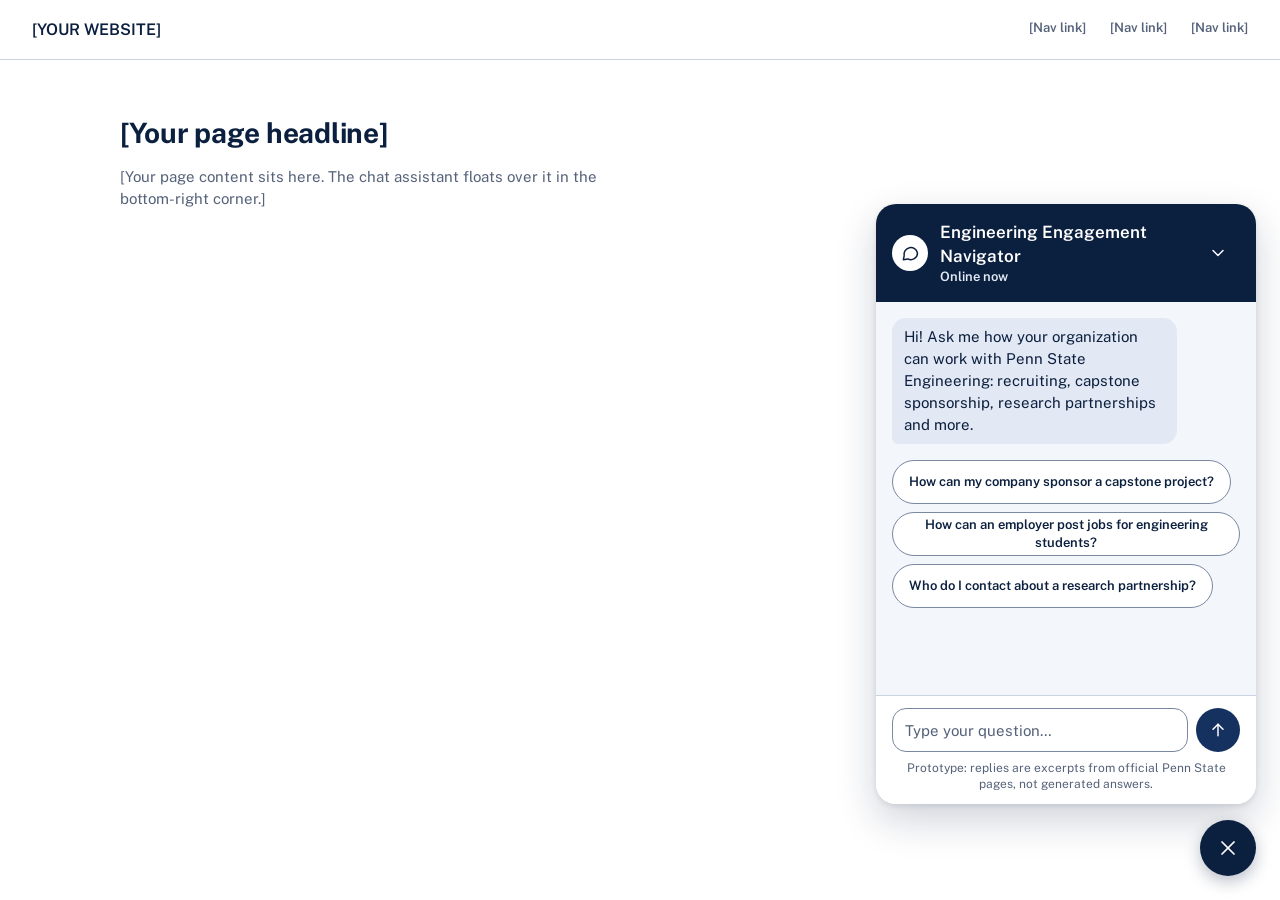
<file: index.html>
<!doctype html>
<html lang="en">
<head>
<meta charset="utf-8">
<meta name="viewport" content="width=device-width, initial-scale=1">
<title>Chatbot popout demo</title>
<link rel="preconnect" href="https://fonts.googleapis.com">
<link rel="stylesheet" href="https://fonts.googleapis.com/css2?family=Public+Sans:wght@400;600;700&display=swap">
<link rel="stylesheet" href="chatbot.css">
<style>
  body { margin: 0; font-family: "Public Sans", system-ui, sans-serif; color: #0b1f3f; background: #ffffff; }
  header { display: flex; flex-wrap: wrap; justify-content: space-between; gap: 16px; padding: 20px 32px; border-bottom: 1px solid #c9d3e3; font-weight: 600; }
  nav { display: flex; gap: 24px; font-size: 13px; color: #55627a; }
  main { max-width: 1040px; margin: 0 auto; padding: 56px 32px; }
  h1 { font-size: 28px; line-height: 34px; letter-spacing: -0.01em; margin: 0 0 16px; }
  p { font-size: 15px; line-height: 22px; color: #55627a; max-width: 520px; }
</style>
</head>
<body>
<header><span>[YOUR WEBSITE]</span><nav><span>[Nav link]</span><span>[Nav link]</span><span>[Nav link]</span></nav></header>
<main>
  <h1>[Your page headline]</h1>
  <p>[Your page content sits here. The chat assistant floats over it in the bottom-right corner.]</p>
</main>
<script src="chatbot.js"></script>
<script>
  ChatbotPopout.init({
    title: 'Engineering Engagement Navigator',
    startOpen: true,
    greeting: 'Hi! Ask me how your organization can work with Penn State Engineering: recruiting, capstone sponsorship, research partnerships and more.',
    suggestions: [
      'How can my company sponsor a capstone project?',
      'How can an employer post jobs for engineering students?',
      'Who do I contact about a research partnership?'
    ],
    note: 'Prototype: replies are excerpts from official Penn State pages, not generated answers.',
    onMessage: async (text) => {
      if (location.protocol === 'file:') {
        return 'The search backend is not connected. Start it with "python server.py" and open http://127.0.0.1:8000.';
      }
      const response = await fetch('/api/chat', {
        method: 'POST',
        headers: { 'Content-Type': 'application/json' },
        body: JSON.stringify({ message: text })
      });
      const data = await response.json();
      if (!response.ok) return data.error || 'Sorry, I could not get an answer just now. Please try again.';
      return { text: data.reply, sources: data.sources };
    }
  });
</script>
</body>
</html>
</file>
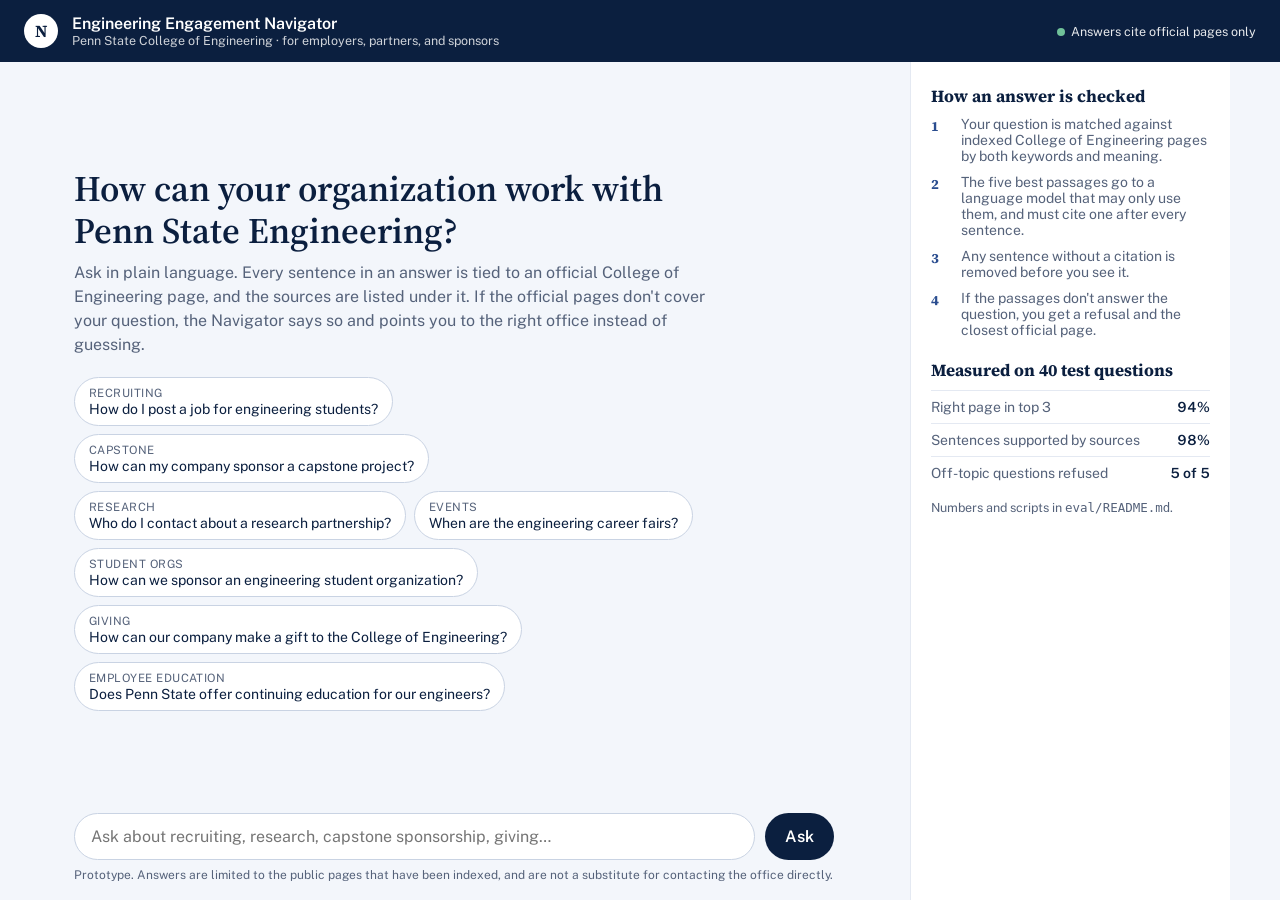
<file: app.html>
<!doctype html>
<html lang="en">
<head>
<meta charset="utf-8">
<meta name="viewport" content="width=device-width, initial-scale=1">
<title>Penn State Engineering Engagement Navigator</title>
<link rel="preconnect" href="https://fonts.googleapis.com">
<link rel="stylesheet" href="https://fonts.googleapis.com/css2?family=Public+Sans:wght@400;500;600;700&family=Source+Serif+4:opsz,wght@8..60,600&display=swap">
<style>
/* Full-page front end for the Navigator. Talks to POST /ask from serve.py.
   Tokens mirror chatbot.css so the widget and this page read as one product. */
:root {
  --navy-900: #0b1f3f; --navy-700: #14315f; --navy-500: #2a4d8f; --navy-100: #e3e9f4; --navy-050: #f3f6fb;
  --white: #ffffff; --ink: #0b1f3f; --muted: #55627a; --line: #c9d3e3; --line-soft: #e4e9f2;
  --ok: #1d6b4a; --ok-soft: #e4f3ec; --warn: #8a5a12; --warn-soft: #fdf3e1;
  --radius: 14px; --radius-sm: 8px;
  --serif: "Source Serif 4", Georgia, serif;
  --sans: "Public Sans", system-ui, -apple-system, "Segoe UI", sans-serif;
}
* { box-sizing: border-box; }
html, body { height: 100%; }
body { margin: 0; font-family: var(--sans); color: var(--ink); background: var(--navy-050); display: flex; flex-direction: column; }
a { color: var(--navy-500); }

/* top bar */
.top { background: var(--navy-900); color: var(--white); padding: 14px 24px; display: flex; align-items: center; gap: 14px; flex-wrap: wrap; }
.top .mark { width: 34px; height: 34px; border-radius: 50%; background: var(--white); color: var(--navy-900); display: grid; place-items: center; font-weight: 700; font-family: var(--serif); font-size: 17px; }
.top .name { font-weight: 600; font-size: 16px; line-height: 1.2; }
.top .name small { display: block; font-weight: 400; font-size: 12.5px; opacity: .8; }
.top .right { margin-left: auto; display: flex; gap: 8px; align-items: center; font-size: 12.5px; opacity: .9; }
.top .dot { width: 8px; height: 8px; border-radius: 50%; background: #7bd3a3; display: inline-block; margin-right: 6px; }
.top .dot.off { background: #e39a9a; }

/* layout */
.shell { flex: 1; display: grid; grid-template-columns: minmax(0, 1fr) 320px; gap: 0; max-width: 1180px; width: 100%; margin: 0 auto; min-height: 0; }
.main { display: flex; flex-direction: column; min-width: 0; min-height: 0; }
.side { border-left: 1px solid var(--line-soft); background: var(--white); padding: 22px 20px; font-size: 14px; color: var(--muted); overflow-y: auto; }
.side h3 { font-family: var(--serif); font-size: 17px; color: var(--ink); margin: 0 0 8px; }
.side p { margin: 0 0 12px; line-height: 1.5; }
.side .step { display: grid; grid-template-columns: 22px 1fr; gap: 8px; margin-bottom: 10px; }
.side .step b { color: var(--navy-500); font-family: var(--serif); }
.side .num { display: flex; justify-content: space-between; border-top: 1px solid var(--line-soft); padding: 8px 0; }
.side .num span:last-child { font-weight: 600; color: var(--ink); font-variant-numeric: tabular-nums; }
@media (max-width: 880px) { .shell { grid-template-columns: 1fr; } .side { display: none; } }

/* thread */
.thread { flex: 1; overflow-y: auto; padding: 28px 24px 12px; display: flex; flex-direction: column; gap: 18px; min-height: 0; }
.empty { margin: auto 0; text-align: left; max-width: 640px; }
.empty h1 { font-family: var(--serif); font-size: clamp(26px, 4vw, 36px); font-weight: 600; margin: 0 0 10px; line-height: 1.15; }
.empty p { color: var(--muted); font-size: 16px; margin: 0 0 20px; line-height: 1.5; }
.chips { display: flex; flex-wrap: wrap; gap: 8px; }
.chip { font: inherit; font-size: 14px; border: 1px solid var(--line); background: var(--white); color: var(--ink); border-radius: 999px; padding: 8px 14px; cursor: pointer; text-align: left; }
.chip:hover, .chip:focus-visible { border-color: var(--navy-500); color: var(--navy-500); outline: none; }
.chip small { display: block; font-size: 11.5px; color: var(--muted); letter-spacing: .04em; text-transform: uppercase; margin-bottom: 1px; }

.msg { max-width: 760px; }
.msg.user { align-self: flex-end; background: var(--navy-700); color: var(--white); padding: 12px 16px; border-radius: var(--radius); border-bottom-right-radius: 4px; font-size: 15.5px; line-height: 1.45; max-width: 70%; }
.msg.bot { align-self: flex-start; width: 100%; }
.card { background: var(--white); border: 1px solid var(--line-soft); border-radius: var(--radius); padding: 18px 20px; }
.card .meta { display: flex; flex-wrap: wrap; gap: 8px 14px; align-items: center; font-size: 12.5px; color: var(--muted); margin-bottom: 10px; }
.badge { display: inline-flex; align-items: center; gap: 6px; border-radius: 999px; padding: 3px 10px; font-weight: 600; font-size: 12px; }
.badge.ok { background: var(--ok-soft); color: var(--ok); }
.badge.warn { background: var(--warn-soft); color: var(--warn); }
.answer { font-size: 16px; line-height: 1.6; }
.answer sup { font-size: 11px; vertical-align: super; margin-left: 1px; }
.answer sup a { text-decoration: none; background: var(--navy-100); color: var(--navy-700); border-radius: 4px; padding: 0 5px; font-weight: 600; }
.answer sup a:hover { background: var(--navy-500); color: var(--white); }
.sources { margin-top: 14px; border-top: 1px solid var(--line-soft); padding-top: 12px; }
.sources .h { font-size: 12px; letter-spacing: .08em; text-transform: uppercase; color: var(--muted); margin-bottom: 8px; display: flex; justify-content: space-between; align-items: center; }
.sources .h button { font: inherit; font-size: 12px; letter-spacing: 0; text-transform: none; background: none; border: 1px solid var(--line); border-radius: 999px; padding: 3px 10px; color: var(--navy-500); cursor: pointer; }
.src { display: grid; grid-template-columns: 28px 1fr; gap: 10px; padding: 8px 6px; border-radius: var(--radius-sm); }
.src.hit { background: var(--navy-050); }
.src .n { width: 24px; height: 24px; border-radius: 6px; background: var(--navy-100); color: var(--navy-700); font-weight: 600; font-size: 12px; display: grid; place-items: center; }
.src .t { font-weight: 600; font-size: 14.5px; }
.src .t a { color: var(--ink); text-decoration: none; }
.src .t a:hover { text-decoration: underline; }
.src .u { font-size: 12.5px; color: var(--muted); word-break: break-all; }
.src .ev { display: none; margin-top: 6px; font-size: 13.5px; color: var(--muted); line-height: 1.5; border-left: 3px solid var(--navy-100); padding-left: 10px; }
.card.show-ev .src .ev { display: block; }
.refusal { border-left: 4px solid var(--warn); }
.refusal .answer { color: var(--ink); }
.handoff { margin-top: 12px; background: var(--navy-050); border-radius: var(--radius-sm); padding: 10px 12px; font-size: 14px; }
.handoff a { font-weight: 600; }
.thinking { color: var(--muted); font-size: 14px; display: flex; gap: 8px; align-items: center; }
.thinking i { width: 8px; height: 8px; border-radius: 50%; background: var(--navy-500); animation: pulse 1s infinite ease-in-out; }
@keyframes pulse { 0%, 100% { opacity: .25 } 50% { opacity: 1 } }
@media (prefers-reduced-motion: reduce) { .thinking i { animation: none; } }

/* composer */
.composer { padding: 12px 24px 18px; background: linear-gradient(to top, var(--navy-050) 70%, transparent); }
.composer form { display: flex; gap: 10px; max-width: 760px; }
.composer input { flex: 1; font: inherit; font-size: 16px; padding: 13px 16px; border: 1px solid var(--line); border-radius: 999px; background: var(--white); color: var(--ink); min-width: 0; }
.composer input:focus { outline: 2px solid var(--navy-500); outline-offset: 1px; }
.composer button { font: inherit; font-weight: 600; background: var(--navy-900); color: var(--white); border: 0; border-radius: 999px; padding: 0 20px; cursor: pointer; }
.composer button:disabled { opacity: .5; cursor: default; }
.composer .note { font-size: 12px; color: var(--muted); margin-top: 8px; }
</style>
</head>
<body>

<header class="top">
  <div class="mark">N</div>
  <div class="name">Engineering Engagement Navigator<small>Penn State College of Engineering · for employers, partners, and sponsors</small></div>
  <div class="right"><span id="status"><span class="dot"></span>Answers cite official pages only</span></div>
</header>

<div class="shell">
  <section class="main">
    <div class="thread" id="thread">
      <div class="empty" id="empty">
        <h1>How can your organization work with Penn State Engineering?</h1>
        <p>Ask in plain language. Every sentence in an answer is tied to an official College of Engineering page, and the sources are listed under it. If the official pages don't cover your question, the Navigator says so and points you to the right office instead of guessing.</p>
        <div class="chips" id="chips"></div>
      </div>
    </div>
    <div class="composer">
      <form id="form" autocomplete="off">
        <input id="q" type="text" placeholder="Ask about recruiting, research, capstone sponsorship, giving…" maxlength="500" aria-label="Your question">
        <button id="send" type="submit">Ask</button>
      </form>
      <div class="note">Prototype. Answers are limited to the public pages that have been indexed, and are not a substitute for contacting the office directly.</div>
    </div>
  </section>

  <aside class="side">
    <h3>How an answer is checked</h3>
    <div class="step"><b>1</b><span>Your question is matched against indexed College of Engineering pages by both keywords and meaning.</span></div>
    <div class="step"><b>2</b><span>The five best passages go to a language model that may only use them, and must cite one after every sentence.</span></div>
    <div class="step"><b>3</b><span>Any sentence without a citation is removed before you see it.</span></div>
    <div class="step"><b>4</b><span>If the passages don't answer the question, you get a refusal and the closest official page.</span></div>
    <h3 style="margin-top:20px">Measured on 40 test questions</h3>
    <div class="num"><span>Right page in top 3</span><span>94%</span></div>
    <div class="num"><span>Sentences supported by sources</span><span>98%</span></div>
    <div class="num"><span>Off-topic questions refused</span><span>5 of 5</span></div>
    <p style="margin-top:10px;font-size:12.5px">Numbers and scripts in <code>eval/README.md</code>.</p>
  </aside>
</div>

<script>
(function () {
  var STARTERS = [
    ['Recruiting', 'How do I post a job for engineering students?'],
    ['Capstone', 'How can my company sponsor a capstone project?'],
    ['Research', 'Who do I contact about a research partnership?'],
    ['Events', 'When are the engineering career fairs?'],
    ['Student orgs', 'How can we sponsor an engineering student organization?'],
    ['Giving', 'How can our company make a gift to the College of Engineering?'],
    ['Employee education', 'Does Penn State offer continuing education for our engineers?']
  ];
  var thread = document.getElementById('thread'), empty = document.getElementById('empty');
  var form = document.getElementById('form'), input = document.getElementById('q'), send = document.getElementById('send');
  var chips = document.getElementById('chips');

  STARTERS.forEach(function (s) {
    var b = document.createElement('button'); b.type = 'button'; b.className = 'chip';
    var small = document.createElement('small'); small.textContent = s[0];
    b.appendChild(small); b.appendChild(document.createTextNode(s[1]));
    b.addEventListener('click', function () { ask(s[1]); });
    chips.appendChild(b);
  });

  function el(tag, cls, text) { var e = document.createElement(tag); if (cls) e.className = cls; if (text != null) e.textContent = text; return e; }
  function host(u) { try { return new URL(u).host.replace(/^www\./, '') + new URL(u).pathname; } catch (e) { return u; } }
  function scroll() { thread.scrollTop = thread.scrollHeight; }

  // "text [1][3]" -> text nodes + <sup><a href="#src-id">1</a></sup>; never innerHTML on model output
  function renderAnswer(container, text, id) {
    var re = /\[(\d+)\]/g, last = 0, m;
    while ((m = re.exec(text))) {
      if (m.index > last) container.appendChild(document.createTextNode(text.slice(last, m.index)));
      var sup = el('sup'), a = el('a', null, m[1]); a.href = '#' + id + '-s' + m[1];
      a.addEventListener('click', function (n) { return function (e) { e.preventDefault(); flash(id + '-s' + n); }; }(m[1]));
      sup.appendChild(a); container.appendChild(sup); last = re.lastIndex;
    }
    if (last < text.length) container.appendChild(document.createTextNode(text.slice(last)));
  }
  function flash(sid) {
    var s = document.getElementById(sid); if (!s) return;
    s.scrollIntoView({ block: 'nearest' }); s.classList.add('hit'); setTimeout(function () { s.classList.remove('hit'); }, 1400);
  }

  var counter = 0;
  function renderBot(data) {
    var id = 'a' + (++counter);
    var wrap = el('div', 'msg bot'), card = el('div', 'card' + (data.refused ? ' refusal' : ''));
    var meta = el('div', 'meta');
    if (data.refused) {
      meta.appendChild(Object.assign(el('span', 'badge warn'), { textContent: 'Not covered by official pages' }));
    } else {
      meta.appendChild(Object.assign(el('span', 'badge ok'), { textContent: 'Every sentence cited' }));
      meta.appendChild(el('span', null, data.citations.length + (data.citations.length === 1 ? ' source' : ' sources')));
    }
    if (data.seconds != null) meta.appendChild(el('span', null, data.seconds.toFixed(1) + ' s'));
    card.appendChild(meta);

    var ans = el('div', 'answer');
    if (data.refused) {
      ans.textContent = "I couldn't verify an answer to that from official Penn State Engineering pages.";
      card.appendChild(ans);
      if (data.fallback) {
        var h = el('div', 'handoff'); h.appendChild(document.createTextNode('Closest official page: '));
        var a = el('a', null, data.fallback.title); a.href = data.fallback.url; a.target = '_blank'; a.rel = 'noopener';
        h.appendChild(a); card.appendChild(h);
      }
    } else {
      renderAnswer(ans, data.answer, id); card.appendChild(ans);
      var src = el('div', 'sources'), hd = el('div', 'h');
      hd.appendChild(el('span', null, 'Sources'));
      var tog = el('button', null, 'Show passages'); tog.type = 'button';
      tog.addEventListener('click', function () { var on = card.classList.toggle('show-ev'); tog.textContent = on ? 'Hide passages' : 'Show passages'; });
      hd.appendChild(tog); src.appendChild(hd);
      var evidence = {}; (data.evidence || []).forEach(function (e) { evidence[e.n] = e; });
      data.citations.forEach(function (c) {
        var row = el('div', 'src'); row.id = id + '-s' + c.n;
        row.appendChild(el('div', 'n', String(c.n)));
        var body = el('div'), t = el('div', 't'), a = el('a', null, c.title); a.href = c.url; a.target = '_blank'; a.rel = 'noopener';
        t.appendChild(a); body.appendChild(t); body.appendChild(el('div', 'u', host(c.url)));
        if (evidence[c.n]) body.appendChild(el('div', 'ev', evidence[c.n].text));
        row.appendChild(body); src.appendChild(row);
      });
      card.appendChild(src);
    }
    wrap.appendChild(card); return wrap;
  }

  var busy = false;
  function ask(text) {
    text = (text || '').trim(); if (!text || busy) return;
    busy = true; send.disabled = true; input.value = '';
    if (empty.parentNode) empty.parentNode.removeChild(empty);
    thread.appendChild(el('div', 'msg user', text));
    var wait = el('div', 'msg bot'); var tk = el('div', 'thinking'); tk.appendChild(el('i')); tk.appendChild(el('span', null, 'Reading official pages…'));
    wait.appendChild(tk); thread.appendChild(wait); scroll();
    fetch('/ask', { method: 'POST', headers: { 'Content-Type': 'application/json' }, body: JSON.stringify({ question: text }) })
      .then(function (r) { return r.json(); })
      .then(function (data) {
        if (data.error && !data.citations) throw new Error(data.error);
        thread.replaceChild(renderBot(data), wait);
      })
      .catch(function (e) {
        var c = el('div', 'card refusal'); c.appendChild(el('div', 'answer', 'Something went wrong on the server. Try again in a moment.'));
        wait.replaceChildren(c);
      })
      .finally(function () { busy = false; send.disabled = false; input.focus(); scroll(); });
  }
  form.addEventListener('submit', function (e) { e.preventDefault(); ask(input.value); });
  var preset = new URLSearchParams(location.search).get('q');  // app.html?q=... asks on load (deep links, screenshots)
  if (preset) ask(preset);

  // header status: can the backend be reached?
  fetch('/demo.html', { method: 'HEAD' }).catch(function () {
    var s = document.getElementById('status'); s.replaceChildren(); s.appendChild(el('span', 'dot off')); s.appendChild(document.createTextNode('Server not reachable'));
  });
})();
</script>
</body>
</html>
</file>
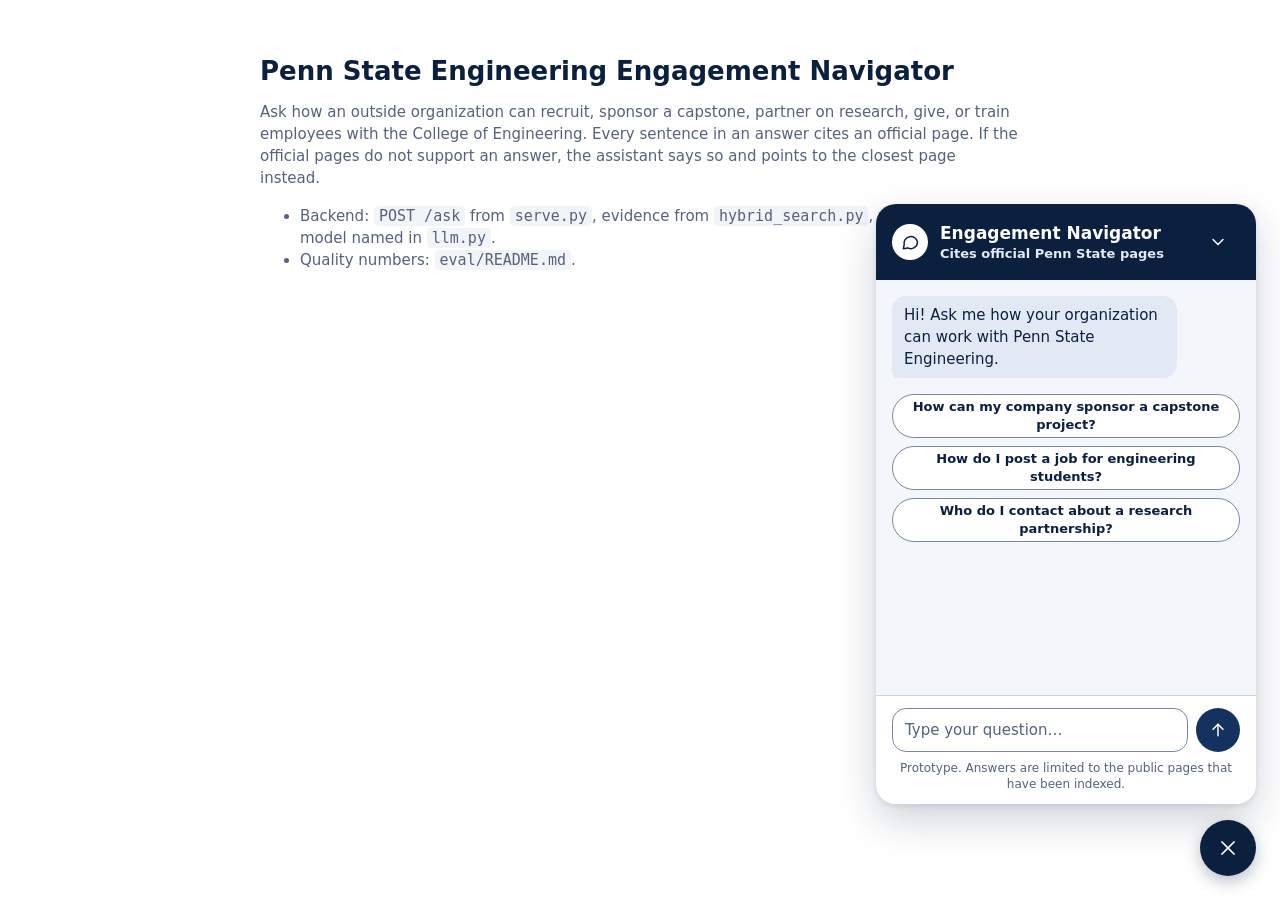
<file: demo.html>
<!doctype html>
<html lang="en">
<head>
<meta charset="utf-8">
<meta name="viewport" content="width=device-width, initial-scale=1">
<title>Engineering Engagement Navigator - demo</title>
<link rel="stylesheet" href="chatbot.css">
<style>
  body { margin: 0; font-family: system-ui, sans-serif; color: #0b1f3f; background: #fff; }
  main { max-width: 760px; margin: 0 auto; padding: 56px 24px; }
  h1 { font-size: 26px; margin: 0 0 12px; }
  p, li { font-size: 15px; line-height: 22px; color: #55627a; }
  .cb-msg { white-space: pre-wrap; }       /* keep the Sources: lines on their own lines */
  code { background: #f1f4f9; padding: 1px 5px; border-radius: 4px; }
</style>
</head>
<body>
<main>
  <h1>Penn State Engineering Engagement Navigator</h1>
  <p>Ask how an outside organization can recruit, sponsor a capstone, partner on research, give, or train employees with the College of Engineering. Every sentence in an answer cites an official page. If the official pages do not support an answer, the assistant says so and points to the closest page instead.</p>
  <ul>
    <li>Backend: <code>POST /ask</code> from <code>serve.py</code>, evidence from <code>hybrid_search.py</code>, wording from the model named in <code>llm.py</code>.</li>
    <li>Quality numbers: <code>eval/README.md</code>.</li>
  </ul>
</main>
<script src="chatbot.js"></script>
<script>
  ChatbotPopout.init({
    title: 'Engagement Navigator',
    status: 'Cites official Penn State pages',
    greeting: 'Hi! Ask me how your organization can work with Penn State Engineering.',
    suggestions: [
      'How can my company sponsor a capstone project?',
      'How do I post a job for engineering students?',
      'Who do I contact about a research partnership?'
    ],
    startOpen: true,
    note: 'Prototype. Answers are limited to the public pages that have been indexed.',
    onMessage: async function (text) {
      var r = await fetch('/ask', { method: 'POST', headers: { 'Content-Type': 'application/json' },
                                    body: JSON.stringify({ question: text }) });
      var data = await r.json();
      return data.reply || 'Sorry, something went wrong.';
    }
  });
</script>
</body>
</html>
</file>
<file: chatbot.css>
/* AIPSU Chatbot popout: navy and white. Tokens mirror the design system. */
.cb-root {
  --navy-900: #0b1f3f;
  --navy-700: #14315f;
  --navy-500: #2a4d8f;
  --navy-100: #e3e9f4;
  --navy-050: #f3f6fb;
  --white: #ffffff;
  --muted: #55627a;
  --border-control: #7a88a3;
  --line: #c9d3e3;
  --radius-sm: 6px;
  --radius-md: 14px;
  --radius-lg: 20px;
  --radius-full: 999px;
  --shadow-panel: 0 16px 40px rgba(11, 31, 63, 0.2),
    0 2px 6px rgba(11, 31, 63, 0.1);
  --shadow-launcher: 0 6px 16px rgba(11, 31, 63, 0.28);
  font-family: "Public Sans", system-ui, -apple-system, "Segoe UI", sans-serif;
  color: var(--navy-900);
}
.cb-root *,
.cb-root *::before,
.cb-root *::after {
  box-sizing: border-box;
}
.cb-root button {
  font-family: inherit;
  cursor: pointer;
}
.cb-root button:focus-visible,
.cb-root input:focus-visible {
  outline: 2px solid var(--navy-500);
  outline-offset: 2px;
}
.cb-root .cb-on-navy:focus-visible {
  outline-color: var(--white);
}

.cb-launcher {
  position: fixed;
  right: 24px;
  bottom: 24px;
  z-index: 2147483000;
  width: 56px;
  height: 56px;
  border: 0;
  border-radius: var(--radius-full);
  background: var(--navy-900);
  color: var(--white);
  display: flex;
  align-items: center;
  justify-content: center;
  box-shadow: var(--shadow-launcher);
}
.cb-launcher:hover,
.cb-send:hover {
  background: var(--navy-500);
}
.cb-launcher .cb-icon-close,
.cb-open .cb-launcher .cb-icon-chat {
  display: none;
}
.cb-open .cb-launcher .cb-icon-close {
  display: block;
}

.cb-panel {
  position: fixed;
  right: 24px;
  bottom: 96px;
  z-index: 2147483000;
  width: min(380px, calc(100vw - 32px));
  height: min(600px, calc(100vh - 120px));
  display: none;
  flex-direction: column;
  overflow: hidden;
  background: var(--white);
  border-radius: var(--radius-lg);
  box-shadow: var(--shadow-panel);
}
.cb-open .cb-panel {
  display: flex;
  animation: cb-rise 0.18s ease-out;
}
@keyframes cb-rise {
  from {
    opacity: 0;
    transform: translateY(8px);
  }
  to {
    opacity: 1;
    transform: none;
  }
}
@media (prefers-reduced-motion: reduce) {
  .cb-open .cb-panel {
    animation: none;
  }
}
@media (max-width: 480px) {
  .cb-panel {
    right: 0;
    bottom: 0;
    width: 100vw;
    height: 100vh;
    height: 100dvh;
    border-radius: 0;
  }
  .cb-open .cb-launcher {
    display: none;
  }
}

.cb-header {
  display: flex;
  align-items: center;
  gap: 12px;
  padding: 16px;
  background: var(--navy-900);
  color: var(--white);
}
.cb-avatar {
  width: 36px;
  height: 36px;
  flex-shrink: 0;
  border-radius: var(--radius-full);
  background: var(--white);
  color: var(--navy-900);
  display: flex;
  align-items: center;
  justify-content: center;
}
.cb-heading {
  flex: 1;
  min-width: 0;
}
.cb-title {
  font-size: 17px;
  line-height: 24px;
  font-weight: 600;
}
.cb-status {
  font-size: 13px;
  line-height: 18px;
  font-weight: 600;
  color: var(--navy-100);
}
.cb-minimise {
  width: 44px;
  height: 44px;
  border: 0;
  border-radius: var(--radius-full);
  background: transparent;
  color: var(--white);
  display: flex;
  align-items: center;
  justify-content: center;
}

.cb-log {
  flex: 1;
  min-height: 0;
  overflow-y: auto;
  padding: 16px;
  background: var(--navy-050);
  display: flex;
  flex-direction: column;
  gap: 8px;
}
.cb-msg {
  max-width: 82%;
  padding: 8px 12px;
  font-size: 15px;
  line-height: 22px;
  overflow-wrap: anywhere;
  white-space: pre-wrap;
}
.cb-msg-bot {
  align-self: flex-start;
  background: var(--navy-100);
  color: var(--navy-900);
  border-radius: var(--radius-md) var(--radius-md) var(--radius-md)
    var(--radius-sm);
}
.cb-msg-user {
  align-self: flex-end;
  background: var(--navy-700);
  color: var(--white);
  border-radius: var(--radius-md) var(--radius-md) var(--radius-sm)
    var(--radius-md);
}
.cb-sources {
  display: flex;
  flex-direction: column;
  gap: 4px;
  margin-top: 8px;
  padding-top: 8px;
  border-top: 1px solid var(--line);
  white-space: normal;
}
.cb-sources-label {
  font-size: 12px;
  line-height: 16px;
  font-weight: 700;
  color: var(--muted);
}
.cb-source {
  font-size: 13px;
  line-height: 18px;
  color: var(--navy-500);
  text-decoration: underline;
}
.cb-source:hover {
  color: var(--navy-900);
}
.cb-typing {
  color: var(--muted);
  font-size: 13px;
  line-height: 18px;
  font-weight: 600;
}
.cb-chips {
  display: flex;
  flex-wrap: wrap;
  gap: 8px;
  margin-top: 8px;
}
.cb-chip {
  min-height: 44px;
  padding: 0 16px;
  border: 1px solid var(--border-control);
  border-radius: var(--radius-full);
  background: var(--white);
  color: var(--navy-900);
  font-size: 13px;
  line-height: 18px;
  font-weight: 600;
}
.cb-chip:hover {
  background: var(--navy-100);
}

/* Conversation container, pinned to the bottom of the panel */
.cb-composer {
  padding: 12px 16px;
  background: var(--white);
  border-top: 1px solid var(--line);
  display: flex;
  flex-direction: column;
  gap: 8px;
}
.cb-form {
  display: flex;
  align-items: center;
  gap: 8px;
  margin: 0;
}
.cb-input {
  flex: 1;
  min-width: 0;
  height: 44px;
  padding: 0 12px;
  border: 1px solid var(--border-control);
  border-radius: var(--radius-md);
  background: var(--white);
  color: var(--navy-900);
  font: inherit;
  font-size: 15px;
  line-height: 22px;
}
.cb-input::placeholder {
  color: var(--muted);
  opacity: 1;
}
.cb-send {
  width: 44px;
  height: 44px;
  flex-shrink: 0;
  border: 0;
  border-radius: var(--radius-full);
  background: var(--navy-700);
  color: var(--white);
  display: flex;
  align-items: center;
  justify-content: center;
}
.cb-note {
  font-size: 12px;
  line-height: 16px;
  color: var(--muted);
  text-align: center;
}
.cb-sr {
  position: absolute;
  width: 1px;
  height: 1px;
  overflow: hidden;
  clip: rect(0 0 0 0);
  white-space: nowrap;
}
</file>
